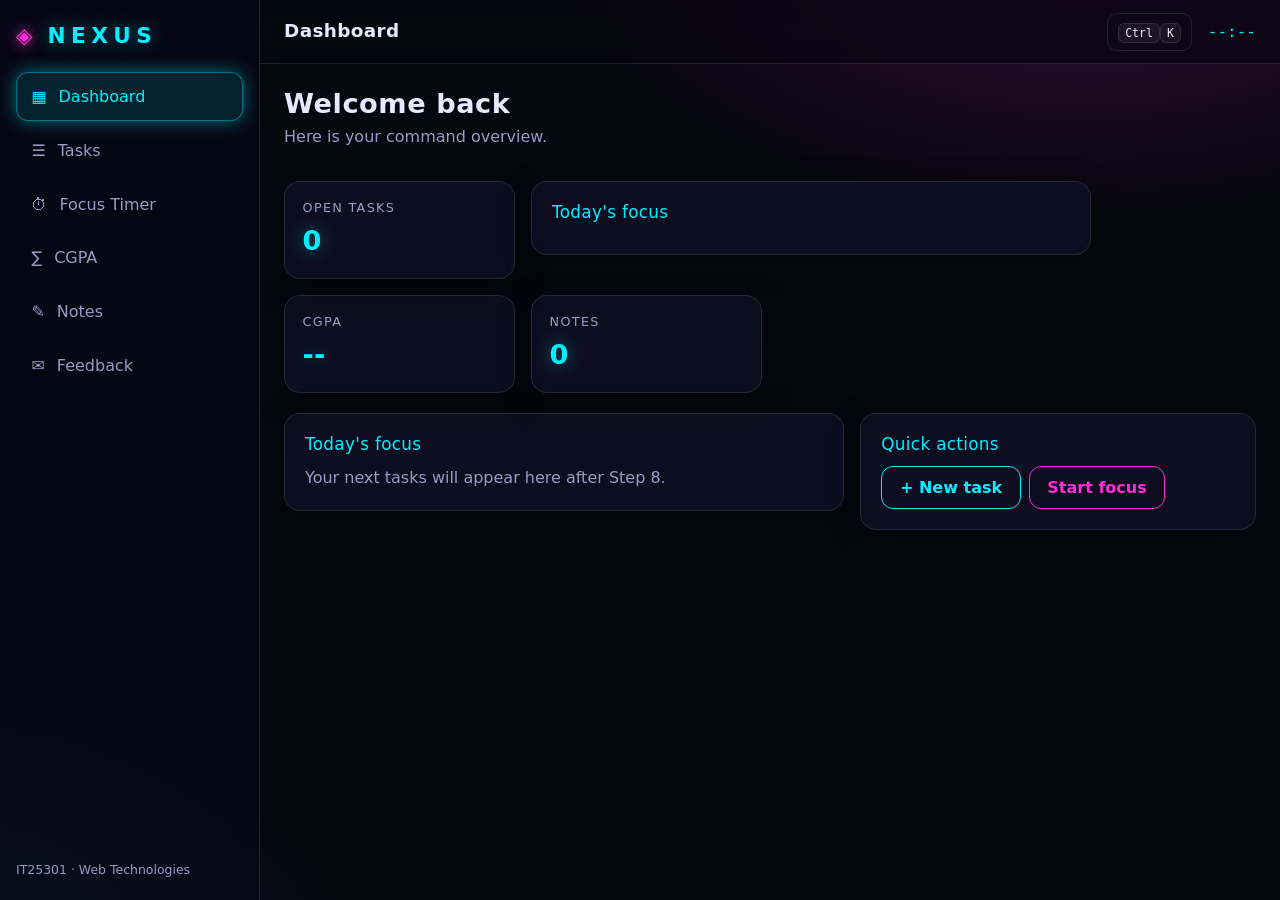
<file: index.html>
<!DOCTYPE html>
<html lang="en" data-bs-theme="dark" data-theme="cyber">
<head>
  <meta charset="UTF-8">
  <meta name="viewport" content="width=device-width, initial-scale=1, viewport-fit=cover">
  <meta name="theme-color" content="#06060f">
  <meta name="description" content="NEXUS - a futuristic student command center: tasks, focus timer, CGPA and notes.">
  <title>NEXUS | Student Command Center</title>
  <link rel="icon" href="data:image/svg+xml,%3Csvg xmlns='http://www.w3.org/2000/svg' viewBox='0 0 100 100'%3E%3Ctext y='.9em' font-size='90'%3E%E2%97%88%3C/text%3E%3C/svg%3E">

  <link rel="preconnect" href="https://cdn.jsdelivr.net" crossorigin>
  <link href="https://cdn.jsdelivr.net/npm/bootstrap@5.3.3/dist/css/bootstrap.min.css" rel="stylesheet">

  <link rel="stylesheet" href="css/variables.css">
  <link rel="stylesheet" href="css/base.css">
  <link rel="stylesheet" href="css/layout.css">
  <link rel="stylesheet" href="css/components.css">
  <link rel="stylesheet" href="css/themes.css">
</head>
<body>
  <a class="skip-link" href="#main">Skip to content</a>
  <canvas id="bg" aria-hidden="true"></canvas>

  <div class="app">
    <!-- Sidebar -->
    <aside class="sidebar" id="sidebar" aria-label="Main navigation">
      <div class="brand">
        <span class="brand-mark" aria-hidden="true">&#9672;</span>
        <span class="brand-text">NEXUS</span>
      </div>
      <nav class="nav-stack">
        <a class="nav-item active" href="#dashboard" data-nav="dashboard"><span aria-hidden="true">&#9638;</span> Dashboard</a>
        <a class="nav-item" href="#tasks" data-nav="tasks"><span aria-hidden="true">&#9776;</span> Tasks</a>
        <a class="nav-item" href="#timer" data-nav="timer"><span aria-hidden="true">&#9201;</span> Focus Timer</a>
        <a class="nav-item" href="#cgpa" data-nav="cgpa"><span aria-hidden="true">&#8721;</span> CGPA</a>
        <a class="nav-item" href="#notes" data-nav="notes"><span aria-hidden="true">&#9998;</span> Notes</a>
        <a class="nav-item" href="#feedback" data-nav="feedback"><span aria-hidden="true">&#9993;</span> Feedback</a>
      </nav>
      <p class="sidebar-foot">IT25301 &middot; Web Technologies</p>
    </aside>
    <div class="scrim" id="scrim"></div>

    <!-- Content -->
    <div class="content">
      <header class="topbar">
        <button class="icon-btn menu-btn" id="menuBtn" aria-label="Open menu" aria-controls="sidebar" aria-expanded="false">&#9776;</button>
        <h1 class="page-title" id="pageTitle">Dashboard</h1>
        <div class="topbar-right">
          <button class="kbd-hint" id="paletteHint" type="button" aria-label="Open command palette">
            <kbd>Ctrl</kbd><kbd>K</kbd>
          </button>
          <span class="clock" id="clock" aria-live="off">--:--</span>
        </div>
      </header>

      <main id="main" tabindex="-1">

        <!-- Dashboard -->
        <section class="view active" id="dashboard" data-title="Dashboard" aria-labelledby="greeting">
          <h2 class="greeting" id="greeting">Welcome back</h2>
          <p class="muted">Here is your command overview.</p>

          <div class="row g-3 mt-1">
            <div class="col-6 col-xl-3"><div class="glass stat"><span class="stat-label">Open tasks</span><strong class="stat-value" id="statTasks">0</strong></div></div>
            <div class="col-lg-7"><div class="glass panel"><h3>Today's focus</h3><ul class="focus-list" id="focusList"></ul></div></div>
            <div class="col-6 col-xl-3"><div class="glass stat"><span class="stat-label">CGPA</span><strong class="stat-value" id="statCgpa">--</strong></div></div>
            <div class="col-6 col-xl-3"><div class="glass stat"><span class="stat-label">Notes</span><strong class="stat-value" id="statNotes">0</strong></div></div>
          </div>

          <div class="row g-3 mt-1">
            <div class="col-lg-7"><div class="glass panel"><h3>Today's focus</h3><p class="muted mb-0">Your next tasks will appear here after Step 8.</p></div></div>
            <div class="col-lg-5"><div class="glass panel"><h3>Quick actions</h3>
              <div class="d-flex flex-wrap gap-2">
                <a class="btn-neon" href="#tasks">+ New task</a>
                <a class="btn-neon alt" href="#timer">Start focus</a>
              </div></div></div>
          </div>
        </section>

        <!-- Tasks -->
       <section class="view" id="tasks" data-title="Tasks" aria-label="Tasks">
  <form class="glass panel task-form" id="taskForm" autocomplete="off">
    <label class="visually-hidden" for="taskTitle">Task title</label>
    <input class="form-control" id="taskTitle" type="text" maxlength="80" placeholder="What needs to be done?" required>
    <label class="visually-hidden" for="taskPriority">Priority</label>
    <select class="form-select" id="taskPriority">
      <option value="low">Low</option>
      <option value="med" selected>Medium</option>
      <option value="high">High</option>
    </select>
    <label class="visually-hidden" for="taskDue">Due date</label>
    <input class="form-control" id="taskDue" type="date">
    <button class="btn-neon" type="submit">Add task</button>
  </form>

  <div class="d-flex justify-content-between align-items-center my-3 gap-2">
    <p class="muted small mb-0">Drag cards between columns, or use the arrow buttons.</p>
    <button class="btn-neon alt" id="clearDone" type="button">Clear done</button>
  </div>

  <div class="kanban">
    <div class="glass column"><h3>To Do <span class="count" id="count-todo">0</span></h3><div class="col-body" id="col-todo"></div></div>
    <div class="glass column"><h3>Doing <span class="count" id="count-doing">0</span></h3><div class="col-body" id="col-doing"></div></div>
    <div class="glass column"><h3>Done <span class="count" id="count-done">0</span></h3><div class="col-body" id="col-done"></div></div>
  </div>
</section>

        <!-- Timer -->
        <section class="view" id="timer" data-title="Focus Timer" aria-label="Focus timer">
          <div class="glass panel text-center"><div class="ring-placeholder">25:00</div><p class="muted mb-0">Pomodoro timer arrives in Step 9.</p></div>
        </section>

        <!-- CGPA -->
        <section class="view" id="cgpa" data-title="CGPA" aria-label="CGPA calculator">
          <div class="glass panel"><h3>CGPA calculator</h3><p class="muted mb-0">Arrives in Step 10.</p></div>
        </section>

        <!-- Notes -->
        <section class="view" id="notes" data-title="Notes" aria-label="Notes">
          <div class="glass panel"><h3>Quick notes</h3><p class="muted mb-0">Arrives in Step 11.</p></div>
        </section>

        <!-- Feedback (client-side validation practical) -->
        <section class="view" id="feedback" data-title="Feedback" aria-label="Feedback form">
          <div class="glass panel">
            <h3>Send feedback</h3>
            <div class="alert alert-success" id="feedbackOk" role="status" hidden>Thank you! Your feedback was validated.</div>
            <form id="feedbackForm" novalidate>
              <div class="mb-3">
                <label class="form-label" for="fbName">Name</label>
                <input class="form-control" id="fbName" type="text" required minlength="3" autocomplete="name">
                <div class="invalid-feedback">Enter at least 3 characters.</div>
              </div>
              <div class="mb-3">
                <label class="form-label" for="fbEmail">Email</label>
                <input class="form-control" id="fbEmail" type="email" required autocomplete="email">
                <div class="invalid-feedback">Enter a valid email address.</div>
              </div>
              <div class="mb-3">
                <label class="form-label" for="fbRating">Rating</label>
                <select class="form-select" id="fbRating" required>
                  <option value="" selected disabled>Choose...</option>
                  <option>5 - Excellent</option><option>4 - Good</option><option>3 - Okay</option>
                  <option>2 - Poor</option><option>1 - Very poor</option>
                </select>
                <div class="invalid-feedback">Please choose a rating.</div>
              </div>
              <div class="mb-3">
                <label class="form-label" for="fbMsg">Message</label>
                <textarea class="form-control" id="fbMsg" rows="4" required minlength="10"></textarea>
                <div class="invalid-feedback">Write at least 10 characters.</div>
              </div>
              <button class="btn-neon" type="submit">Submit</button>
            </form>
          </div>
        </section>

      </main>
    </div>
  </div>

  <script src="https://cdn.jsdelivr.net/npm/bootstrap@5.3.3/dist/js/bootstrap.bundle.min.js" defer></script>
  <script type="module" src="js/main.js"></script>
</body>
</html>
</file>
<file: css/variables.css>
:root {
  --bg: #06060f;
  --bg-2: #0d0d22;
  --surface: rgba(20, 20, 46, 0.55);
  --border: rgba(255, 255, 255, 0.10);
  --text: #e8e8ff;
  --muted: #9a9ac4;

  --accent: #00f0ff;
  --accent-2: #ff2bd6;
  --success: #39ff88;
  --danger: #ff4d6d;

  --glow: 0 0 18px color-mix(in srgb, var(--accent) 45%, transparent);
  --radius: 16px;
  --sidebar-w: 260px;
  --topbar-h: 64px;

  --font: system-ui, -apple-system, "Segoe UI", Roboto, Arial, sans-serif;
  --mono: ui-monospace, SFMono-Regular, Consolas, monospace;
  --ease: cubic-bezier(0.2, 0.8, 0.2, 1);
}
</file>
<file: css/base.css>
*, *::before, *::after { box-sizing: border-box; }

html { scroll-behavior: smooth; }

body {
  margin: 0;
  min-height: 100vh;
  font-family: var(--font);
  color: var(--text);
  background:
    radial-gradient(900px 500px at 85% -10%, color-mix(in srgb, var(--accent-2) 22%, transparent), transparent 60%),
    radial-gradient(800px 500px at -10% 110%, color-mix(in srgb, var(--accent) 20%, transparent), transparent 60%),
    var(--bg);
  background-attachment: fixed;
  -webkit-font-smoothing: antialiased;
}

h1, h2, h3 { letter-spacing: 0.02em; }
h3 { font-size: 1.05rem; color: var(--accent); margin-bottom: 0.75rem; }
a { color: var(--accent); text-decoration: none; }
.muted { color: var(--muted); }

kbd {
  color: var(--text);   /* add this line */
  font-family: var(--mono);
  /* ...rest stays the same */
  font-family: var(--mono);
  font-size: 0.72rem;
  padding: 2px 6px;
  border: 1px solid var(--border);
  border-radius: 6px;
  background: rgba(255, 255, 255, 0.06);
}

:focus-visible { outline: 2px solid var(--accent); outline-offset: 2px; }

#bg { position: fixed; inset: 0; width: 100%; height: 100%; z-index: -1; pointer-events: none; }

.skip-link {
  position: absolute; left: 12px; top: -60px; z-index: 100;
  background: var(--accent); color: #000; padding: 8px 14px; border-radius: 8px;
}
.skip-link:focus { top: 12px; }

::-webkit-scrollbar { width: 10px; height: 10px; }
::-webkit-scrollbar-thumb { background: rgba(255, 255, 255, 0.15); border-radius: 10px; }

@media (prefers-reduced-motion: reduce) {
  *, *::before, *::after { animation: none !important; transition: none !important; scroll-behavior: auto !important; }
}
</file>
<file: css/layout.css>
.app { display: grid; grid-template-columns: var(--sidebar-w) 1fr; min-height: 100vh; }

.sidebar {
  position: sticky; top: 0; height: 100vh;
  display: flex; flex-direction: column; gap: 1.25rem;
  padding: 1.25rem 1rem;
  background: rgba(8, 8, 22, 0.7);
  backdrop-filter: blur(14px);
  border-right: 1px solid var(--border);
}

.brand { display: flex; align-items: center; gap: 0.6rem; font-weight: 800; font-size: 1.35rem; letter-spacing: 0.25em; }
.brand-mark { color: var(--accent-2); text-shadow: 0 0 14px var(--accent-2); }
.brand-text { color: var(--accent); text-shadow: var(--glow); }

.nav-stack { display: flex; flex-direction: column; gap: 0.35rem; }
.sidebar-foot { margin: auto 0 0; font-size: 0.78rem; color: var(--muted); }

.content { min-width: 0; display: flex; flex-direction: column; }

.topbar {
  position: sticky; top: 0; z-index: 20;
  height: var(--topbar-h);
  display: flex; align-items: center; gap: 1rem;
  padding: 0 1.5rem;
  background: rgba(6, 6, 15, 0.65);
  backdrop-filter: blur(12px);
  border-bottom: 1px solid var(--border);
}
.page-title { margin: 0; font-size: 1.15rem; font-weight: 700; }
.topbar-right { margin-left: auto; display: flex; align-items: center; gap: 1rem; }
.clock { font-family: var(--mono); color: var(--accent); }

main { padding: 1.5rem; max-width: 1200px; width: 100%; }
main:focus { outline: none; }

.view { display: none; }
.view.active { display: block; animation: fadeUp 0.35s var(--ease); }

.kanban { display: grid; grid-template-columns: repeat(3, 1fr); gap: 1rem; }

.menu-btn { display: none; }
.scrim { display: none; }

@keyframes fadeUp { from { opacity: 0; transform: translateY(8px); } to { opacity: 1; transform: none; } }

/* Tablet and mobile: sidebar slides in */
@media (max-width: 991.98px) {
  .app { grid-template-columns: 1fr; }
  .sidebar {
    position: fixed; z-index: 40; width: var(--sidebar-w);
    transform: translateX(-100%); transition: transform 0.3s var(--ease);
  }
  body.menu-open .sidebar { transform: none; }
  body.menu-open .scrim { display: block; position: fixed; inset: 0; z-index: 30; background: rgba(0, 0, 0, 0.55); }
  .menu-btn { display: inline-flex; }
  .kanban { grid-template-columns: 1fr; }
  main { padding: 1rem; }
  .topbar { padding: 0 1rem; }
  .kbd-hint { display: none; }
}
</file>
<file: css/components.css>
.glass {
  background: var(--surface);
  border: 1px solid var(--border);
  border-radius: var(--radius);
  backdrop-filter: blur(14px);
  box-shadow: 0 8px 30px rgba(0, 0, 0, 0.35);
}
.panel { padding: 1.25rem; }

.nav-item {
  display: flex; align-items: center; gap: 0.75rem;
  padding: 0.7rem 0.9rem; border-radius: 12px;
  color: var(--muted); border: 1px solid transparent;
  transition: color 0.2s, background 0.2s, border-color 0.2s;
}
.nav-item:hover { color: var(--text); background: rgba(255, 255, 255, 0.05); }
.nav-item.active {
  color: var(--accent);
  background: color-mix(in srgb, var(--accent) 12%, transparent);
  border-color: color-mix(in srgb, var(--accent) 40%, transparent);
  box-shadow: var(--glow);
}

.icon-btn, .kbd-hint {
  background: transparent; color: var(--text);
  border: 1px solid var(--border); border-radius: 10px;
  padding: 6px 10px; cursor: pointer;
}
.icon-btn:hover, .kbd-hint:hover { border-color: var(--accent); box-shadow: var(--glow); }

.btn-neon {
  display: inline-block; cursor: pointer;
  padding: 0.55rem 1.1rem; border-radius: 12px; font-weight: 600;
  color: var(--accent); background: transparent;
  border: 1px solid var(--accent);
  transition: background 0.2s, color 0.2s, box-shadow 0.2s;
}
.btn-neon:hover { background: var(--accent); color: #000; box-shadow: var(--glow); }
.btn-neon.alt { color: var(--accent-2); border-color: var(--accent-2); }
.btn-neon.alt:hover { background: var(--accent-2); color: #000; box-shadow: 0 0 18px var(--accent-2); }

.greeting { font-size: 1.7rem; font-weight: 800; margin: 0 0 0.25rem; }

.stat { padding: 1rem 1.1rem; display: flex; flex-direction: column; gap: 0.25rem; }
.stat-label { font-size: 0.8rem; color: var(--muted); text-transform: uppercase; letter-spacing: 0.1em; }
.stat-value { font-size: 1.7rem; color: var(--accent); text-shadow: var(--glow); }

.column { padding: 1rem; min-height: 260px; }
.col-body { display: flex; flex-direction: column; gap: 0.6rem; min-height: 180px; }

.ring-placeholder {
  width: 220px; height: 220px; margin: 0.5rem auto 1rem;
  display: grid; place-items: center;
  font-family: var(--mono); font-size: 2.4rem; color: var(--accent);
  border-radius: 50%;
  border: 6px solid color-mix(in srgb, var(--accent) 45%, transparent);
  box-shadow: var(--glow), inset 0 0 30px color-mix(in srgb, var(--accent) 20%, transparent);
}

/* Form controls in dark neon style */
.form-control, .form-select {
  background-color: rgba(255, 255, 255, 0.05);
  border-color: var(--border);
  color: var(--text);
}
.form-control:focus, .form-select:focus {
  background-color: rgba(255, 255, 255, 0.08);
  border-color: var(--accent);
  box-shadow: var(--glow);
  color: var(--text);
}
/* ---------- Task board ---------- */
.task-form { display: grid; grid-template-columns: 1fr 140px 160px auto; gap: 0.75rem; align-items: center; }

.count {
  margin-left: 0.4rem; padding: 1px 9px; font-size: 0.75rem;
  border-radius: 999px; color: #000; background: var(--accent);
}

.col-body { border-radius: 12px; transition: background 0.2s, box-shadow 0.2s; }
.col-body.drag-over {
  background: color-mix(in srgb, var(--accent) 8%, transparent);
  box-shadow: inset 0 0 0 1px var(--accent);
}
.empty-hint { margin: 0; padding: 1rem 0; text-align: center; font-size: 0.85rem; color: var(--muted); }

.task-card {
  padding: 0.75rem 0.85rem; cursor: grab;
  background: rgba(255, 255, 255, 0.05);
  border: 1px solid var(--border); border-left: 3px solid var(--muted);
  border-radius: 12px;
  transition: transform 0.2s var(--ease), box-shadow 0.2s;
}
.task-card:hover { transform: translateY(-2px); box-shadow: 0 6px 20px rgba(0, 0, 0, 0.4); }
.task-card.dragging { opacity: 0.4; }
.task-card.prio-high { border-left-color: var(--danger); }
.task-card.prio-med { border-left-color: var(--accent-2); }
.task-card.prio-low { border-left-color: var(--success); }

.task-title { margin: 0 0 0.5rem; font-weight: 600; overflow-wrap: anywhere; }
.task-meta { display: flex; flex-wrap: wrap; gap: 0.4rem; align-items: center; font-size: 0.75rem; }
.due { color: var(--muted); }
.due.overdue { color: var(--danger); font-weight: 600; }

.badge-prio { padding: 1px 8px; border-radius: 999px; font-size: 0.72rem; border: 1px solid currentColor; }
.badge-prio.high { color: var(--danger); }
.badge-prio.med { color: var(--accent-2); }
.badge-prio.low { color: var(--success); }

.task-actions { display: flex; gap: 0.35rem; margin-top: 0.6rem; }
.mini-btn {
  width: 32px; height: 28px; font-size: 0.7rem; cursor: pointer;
  color: var(--text); background: transparent;
  border: 1px solid var(--border); border-radius: 8px;
}
.mini-btn:hover:not(:disabled) { border-color: var(--accent); box-shadow: var(--glow); }
.mini-btn:disabled { opacity: 0.3; cursor: not-allowed; }

.focus-list { list-style: none; margin: 0; padding: 0; display: flex; flex-direction: column; gap: 0.5rem; }
.focus-item {
  display: flex; justify-content: space-between; align-items: center; gap: 0.75rem;
  padding: 0.55rem 0.8rem; border: 1px solid var(--border); border-radius: 10px;
  background: rgba(255, 255, 255, 0.04);
}

@media (max-width: 767.98px) {
  .task-form { grid-template-columns: 1fr; }
}
</file>
<file: css/themes.css>
/* Default theme "cyber" uses the values in variables.css. Others arrive in Step 12. */
[data-theme="violet"] { --accent: #8b5cf6; --accent-2: #38bdf8; }
[data-theme="matrix"] { --accent: #39ff88; --accent-2: #14b8a6; }
</file>
